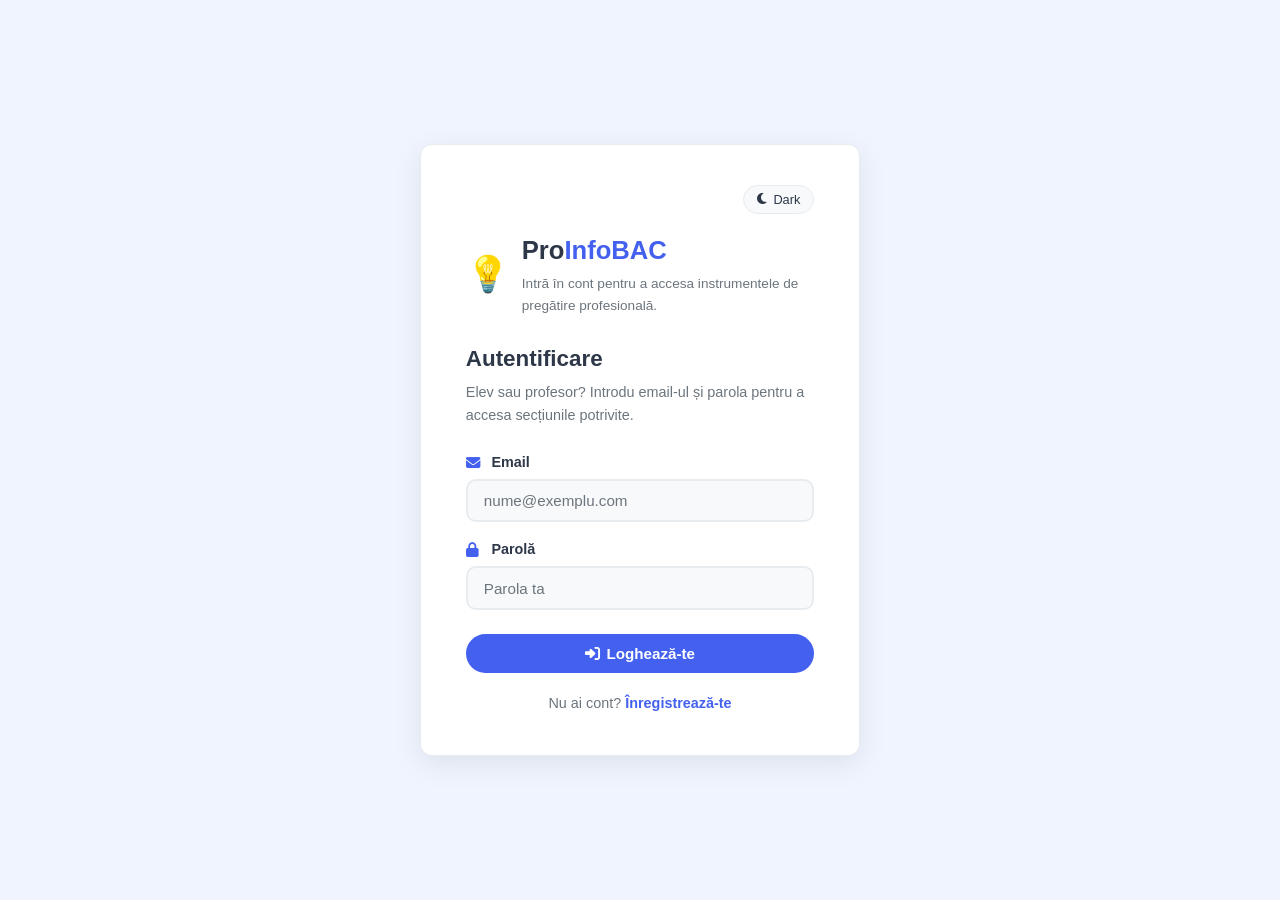
<file: index.html>
<!DOCTYPE html>
<html lang="ro">
<head>
    <meta charset="UTF-8">
    <meta name="viewport" content="width=device-width, initial-scale=1.0">
    <title>Login - Bac Info</title>
    <link rel="stylesheet" href="https://cdnjs.cloudflare.com/ajax/libs/font-awesome/6.4.0/css/all.min.css">
    <style>
        * { margin: 0; padding: 0; box-sizing: border-box; }
        
        :root {
            --bg-primary: #f0f4ff;
            --bg-card: #ffffff;
            --bg-input: #f8f9fa;
            --text-primary: #2d3748;
            --text-secondary: #6c757d;
            --border-color: #e9ecef;
            --border-dark: #dee2e6;
            --shadow: 0 8px 30px rgba(0,0,0,0.08);
            --shadow-hover: 0 8px 30px rgba(0,0,0,0.12);
            --primary: #4361ee;
            --primary-light: #eef0ff;
            --primary-dark: #3a56d4;
            --success: #2ecc71;
            --danger: #e74c3c;
            --radius: 12px;
            --transition: all 0.3s ease;
        }
        
        [data-theme="dark"] {
            --bg-primary: #0f0e17;
            --bg-card: #16213e;
            --bg-input: #1a1a2e;
            --text-primary: #e8e8f0;
            --text-secondary: #a0a0b8;
            --border-color: #2a2a4a;
            --border-dark: #3a3a5a;
            --shadow: 0 8px 30px rgba(0,0,0,0.4);
            --shadow-hover: 0 8px 30px rgba(0,0,0,0.6);
            --primary: #6c8cff;
            --primary-light: #1a2a4a;
        }
        
        body {
            font-family: 'Inter', -apple-system, BlinkMacSystemFont, 'Segoe UI', Roboto, sans-serif;
            background: var(--bg-primary);
            color: var(--text-primary);
            line-height: 1.6;
            min-height: 100vh;
            display: flex;
            align-items: center;
            justify-content: center;
            padding: 1.5rem;
            transition: var(--transition);
        }
        
        .auth-card {
            background: var(--bg-card);
            border-radius: var(--radius);
            padding: 2.5rem 2.8rem;
            max-width: 440px;
            width: 100%;
            box-shadow: var(--shadow);
            border: 1px solid var(--border-color);
            transition: var(--transition);
        }
        .auth-card:hover { box-shadow: var(--shadow-hover); }
        
        .brand-bar {
            display: flex;
            align-items: center;
            gap: 0.75rem;
            margin-bottom: 1.5rem;
        }
        .brand-icon { font-size: 2.2rem; line-height: 1; }
        .brand-bar h1 { font-size: 1.6rem; font-weight: 700; color: var(--text-primary); }
        .brand-bar h1 span { color: var(--primary); }
        .brand-bar p { font-size: 0.85rem; color: var(--text-secondary); margin: 0.1rem 0 0 0; }
        
        .auth-card h2 { font-size: 1.4rem; font-weight: 700; color: var(--text-primary); margin-bottom: 0.3rem; }
        .auth-card .subtitle { font-size: 0.9rem; color: var(--text-secondary); margin-bottom: 1.5rem; }
        
        .auth-card label { font-weight: 600; font-size: 0.9rem; display: flex; align-items: center; gap: 0.4rem; color: var(--text-primary); margin-bottom: 0.3rem; }
        .auth-card label i { color: var(--primary); width: 1.2rem; }
        .auth-card input {
            width: 100%;
            padding: 0.7rem 1rem;
            border: 2px solid var(--border-color);
            border-radius: 10px;
            font-size: 0.95rem;
            transition: var(--transition);
            background: var(--bg-input);
            color: var(--text-primary);
            font-family: inherit;
            margin-bottom: 1rem;
        }
        .auth-card input:focus {
            outline: none;
            border-color: var(--primary);
            background: var(--bg-card);
            box-shadow: 0 0 0 4px rgba(67, 97, 238, 0.15);
        }
        .auth-card input::placeholder { color: var(--text-secondary); }
        
        .btn {
            display: inline-flex;
            align-items: center;
            justify-content: center;
            gap: 0.4rem;
            padding: 0.7rem 1.5rem;
            border: none;
            border-radius: 50px;
            font-weight: 600;
            font-size: 0.95rem;
            cursor: pointer;
            transition: var(--transition);
            text-decoration: none;
            width: 100%;
        }
        .btn:hover { transform: translateY(-2px); box-shadow: var(--shadow-hover); }
        .btn-primary { background: var(--primary); color: white; border-color: var(--primary); margin-top: 0.5rem; }
        .btn-primary:hover { background: var(--primary-dark); box-shadow: 0 6px 20px rgba(67, 97, 238, 0.3); }
        .btn-primary:disabled { opacity: 0.6; cursor: not-allowed; transform: none !important; }
        
        .theme-toggle-container { display: flex; justify-content: flex-end; margin-bottom: 1rem; }
        .btn-theme {
            background: var(--bg-input);
            border: 1px solid var(--border-color);
            color: var(--text-primary);
            padding: 0.4rem 0.8rem;
            border-radius: 50px;
            cursor: pointer;
            transition: var(--transition);
            font-size: 0.8rem;
            display: inline-flex;
            align-items: center;
            gap: 0.4rem;
        }
        .btn-theme:hover { border-color: var(--primary); color: var(--primary); }
        
        .page-link { text-align: center; margin-top: 1.2rem; font-size: 0.9rem; color: var(--text-secondary); }
        .page-link a { color: var(--primary); text-decoration: none; font-weight: 600; }
        .page-link a:hover { text-decoration: underline; }
        
        .error-message {
            background: rgba(231, 76, 60, 0.1);
            border-left: 4px solid var(--danger);
            color: var(--danger);
            padding: 0.6rem 1rem;
            border-radius: 6px;
            margin-bottom: 1rem;
            font-size: 0.9rem;
            display: none;
        }
        .error-message.show { display: block; }
        
        @media (max-width: 500px) {
            .auth-card { padding: 1.8rem 1.5rem; }
            .brand-bar h1 { font-size: 1.3rem; }
            .brand-icon { font-size: 1.8rem; }
            .auth-card h2 { font-size: 1.2rem; }
        }
    </style>
</head>
<body>

    <div class="auth-card">
        <div class="theme-toggle-container">
            <button class="btn-theme" onclick="toggleTheme()" id="theme-btn">
                <i class="fas fa-moon" id="theme-icon"></i>
                <span id="theme-text">Dark</span>
            </button>
        </div>

        <div class="brand-bar">
            <span class="brand-icon">💡</span>
            <div>
                <h1>Pro<span>InfoBAC</span></h1>
                <p>Intră în cont pentru a accesa instrumentele de pregătire profesională.</p>
            </div>
        </div>

        <h2>Autentificare</h2>
        <p class="subtitle">Elev sau profesor? Introdu email-ul și parola pentru a accesa secțiunile potrivite.</p>

        <div class="error-message" id="error-message">
            <i class="fas fa-exclamation-circle"></i> <span id="error-text">Email sau parolă incorecte.</span>
        </div>

        <label for="email"><i class="fas fa-envelope"></i> Email</label>
        <input id="email" type="email" placeholder="nume@exemplu.com" autocomplete="username" />

        <label for="password"><i class="fas fa-lock"></i> Parolă</label>
        <input id="password" type="password" placeholder="Parola ta" autocomplete="current-password" />

        <button class="btn btn-primary" onclick="loginUser()" id="login-btn">
            <i class="fas fa-sign-in-alt" id="login-icon"></i>
            <span id="login-text">Loghează-te</span>
        </button>

        <p class="page-link">Nu ai cont? <a href="/signup">Înregistrează-te</a></p>
    </div>

    <script>
        function toggleTheme() {
            const html = document.documentElement;
            const current = html.getAttribute('data-theme');
            const next = current === 'dark' ? 'light' : 'dark';
            html.setAttribute('data-theme', next);
            document.getElementById('theme-icon').className = next === 'dark' ? 'fas fa-sun' : 'fas fa-moon';
            document.getElementById('theme-text').textContent = next === 'dark' ? 'Light' : 'Dark';
            localStorage.setItem('theme', next);
        }

        document.addEventListener('DOMContentLoaded', () => {
            const saved = localStorage.getItem('theme') || 'light';
            document.documentElement.setAttribute('data-theme', saved);
            document.getElementById('theme-icon').className = saved === 'dark' ? 'fas fa-sun' : 'fas fa-moon';
            document.getElementById('theme-text').textContent = saved === 'dark' ? 'Light' : 'Dark';
        });

        async function loginUser() {
            const email = document.getElementById('email').value.trim();
            const password = document.getElementById('password').value.trim();
            const errorMessage = document.getElementById('error-message');
            const errorText = document.getElementById('error-text');
            const loginBtn = document.getElementById('login-btn');
            const loginIcon = document.getElementById('login-icon');
            const loginText = document.getElementById('login-text');

            if (!email || !password) {
                errorMessage.classList.add('show');
                errorText.textContent = 'Te rugăm să completezi toate câmpurile.';
                return;
            }

            loginBtn.disabled = true;
            loginIcon.className = 'fas fa-spinner fa-spin';
            loginText.textContent = 'Se autentifică...';
            errorMessage.classList.remove('show');

            try {
                const response = await fetch(`${window.location.origin}/login`, {
                    method: 'POST',
                    headers: { 'Content-Type': 'application/json' },
                    body: JSON.stringify({ email, password })
                });

                const data = await response.json();

                if (response.ok) {
                    const userRole = data.user?.role || 'student';
                    const accessToken = data.access_token;
                    
                    localStorage.setItem('rolUtilizator', userRole);
                    localStorage.setItem('accessToken', accessToken);
                    localStorage.setItem('emailUtilizator', email);
                    localStorage.setItem('numeUtilizator', email.split('@')[0]);
                    
                    console.log('✅ Autentificat ca:', userRole);
                    
                    loginIcon.className = 'fas fa-check-circle';
                    loginText.textContent = '✅ Succes!';
                    
                    setTimeout(() => {
                        window.location.href = '/dashboard';
                    }, 1000);
                } else {
                    errorMessage.classList.add('show');
                    errorText.textContent = data.detail || 'Email sau parolă incorecte.';
                    loginBtn.disabled = false;
                    loginIcon.className = 'fas fa-sign-in-alt';
                    loginText.textContent = 'Loghează-te';
                }
            } catch (error) {
                errorMessage.classList.add('show');
                errorText.textContent = 'Eroare de conexiune. Încearcă din nou.';
                loginBtn.disabled = false;
                loginIcon.className = 'fas fa-sign-in-alt';
                loginText.textContent = 'Loghează-te';
            }
        }

        document.addEventListener('keydown', (e) => {
            if (e.key === 'Enter') {
                const email = document.getElementById('email');
                const password = document.getElementById('password');
                if (document.activeElement === email || document.activeElement === password) {
                    loginUser();
                }
            }
        });
    </script>

</body>
</html>
</file>
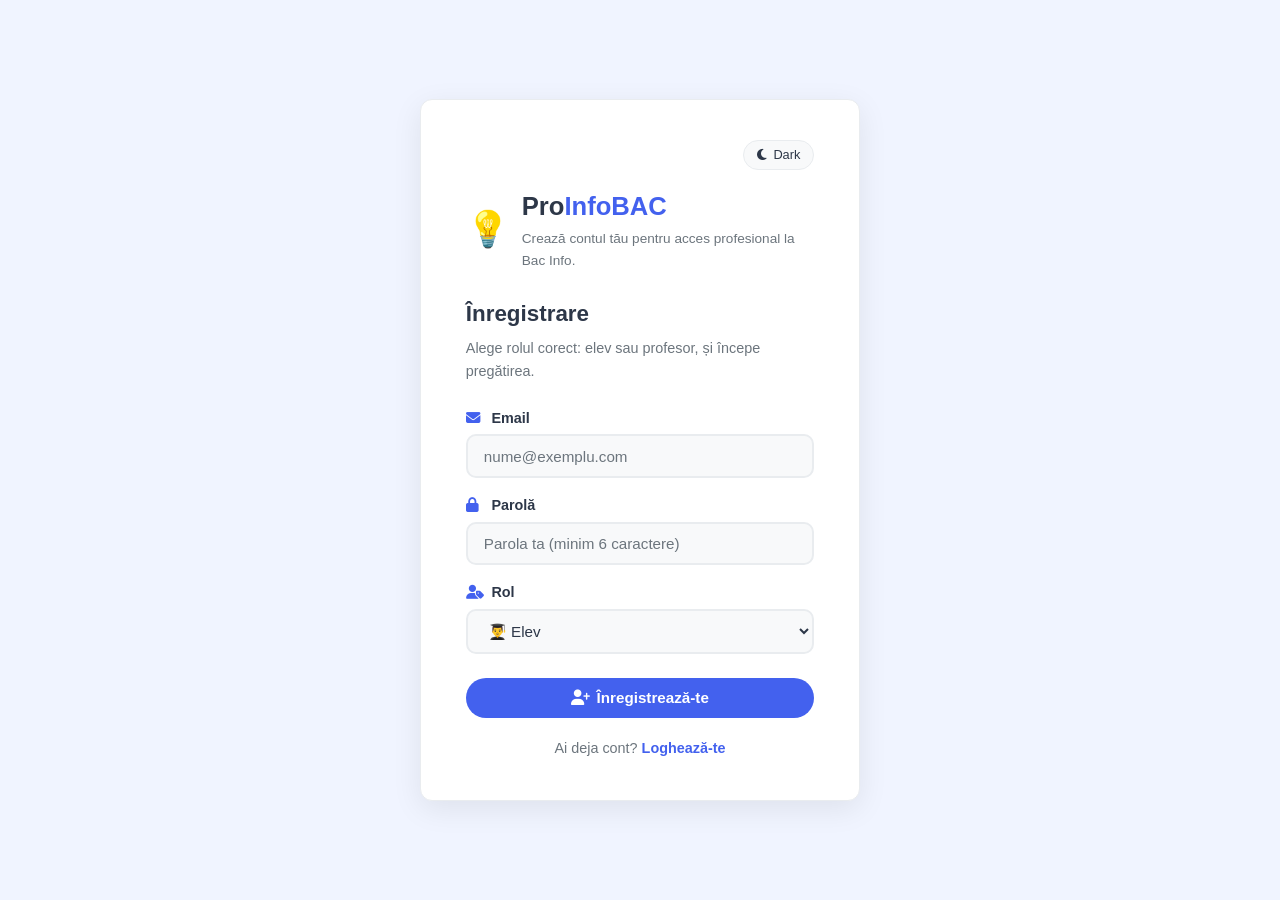
<file: register.html>
<!DOCTYPE html>
<html lang="ro">
<head>
    <meta charset="UTF-8">
    <meta name="viewport" content="width=device-width, initial-scale=1.0">
    <title>Înregistrare - Bac Info</title>
    <link rel="stylesheet" href="https://cdnjs.cloudflare.com/ajax/libs/font-awesome/6.4.0/css/all.min.css">
    <style>
        * { margin: 0; padding: 0; box-sizing: border-box; }
        
        :root {
            --bg-primary: #f0f4ff;
            --bg-card: #ffffff;
            --bg-input: #f8f9fa;
            --text-primary: #2d3748;
            --text-secondary: #6c757d;
            --border-color: #e9ecef;
            --border-dark: #dee2e6;
            --shadow: 0 8px 30px rgba(0,0,0,0.08);
            --shadow-hover: 0 8px 30px rgba(0,0,0,0.12);
            --primary: #4361ee;
            --primary-light: #eef0ff;
            --primary-dark: #3a56d4;
            --success: #2ecc71;
            --danger: #e74c3c;
            --radius: 12px;
            --transition: all 0.3s ease;
        }
        
        [data-theme="dark"] {
            --bg-primary: #0f0e17;
            --bg-card: #16213e;
            --bg-input: #1a1a2e;
            --text-primary: #e8e8f0;
            --text-secondary: #a0a0b8;
            --border-color: #2a2a4a;
            --border-dark: #3a3a5a;
            --shadow: 0 8px 30px rgba(0,0,0,0.4);
            --shadow-hover: 0 8px 30px rgba(0,0,0,0.6);
            --primary: #6c8cff;
            --primary-light: #1a2a4a;
        }
        
        body {
            font-family: 'Inter', -apple-system, BlinkMacSystemFont, 'Segoe UI', Roboto, sans-serif;
            background: var(--bg-primary);
            color: var(--text-primary);
            line-height: 1.6;
            min-height: 100vh;
            display: flex;
            align-items: center;
            justify-content: center;
            padding: 1.5rem;
            transition: var(--transition);
        }
        
        .auth-card {
            background: var(--bg-card);
            border-radius: var(--radius);
            padding: 2.5rem 2.8rem;
            max-width: 440px;
            width: 100%;
            box-shadow: var(--shadow);
            border: 1px solid var(--border-color);
            transition: var(--transition);
        }
        .auth-card:hover { box-shadow: var(--shadow-hover); }
        
        .brand-bar {
            display: flex;
            align-items: center;
            gap: 0.75rem;
            margin-bottom: 1.5rem;
        }
        .brand-icon { font-size: 2.2rem; line-height: 1; }
        .brand-bar h1 { font-size: 1.6rem; font-weight: 700; color: var(--text-primary); }
        .brand-bar h1 span { color: var(--primary); }
        .brand-bar p { font-size: 0.85rem; color: var(--text-secondary); margin: 0.1rem 0 0 0; }
        
        .auth-card h2 { font-size: 1.4rem; font-weight: 700; color: var(--text-primary); margin-bottom: 0.3rem; }
        .auth-card .subtitle { font-size: 0.9rem; color: var(--text-secondary); margin-bottom: 1.5rem; }
        
        .auth-card label { font-weight: 600; font-size: 0.9rem; display: flex; align-items: center; gap: 0.4rem; color: var(--text-primary); margin-bottom: 0.3rem; }
        .auth-card label i { color: var(--primary); width: 1.2rem; }
        .auth-card input, .auth-card select {
            width: 100%;
            padding: 0.7rem 1rem;
            border: 2px solid var(--border-color);
            border-radius: 10px;
            font-size: 0.95rem;
            transition: var(--transition);
            background: var(--bg-input);
            color: var(--text-primary);
            font-family: inherit;
            margin-bottom: 1rem;
        }
        .auth-card input:focus, .auth-card select:focus {
            outline: none;
            border-color: var(--primary);
            background: var(--bg-card);
            box-shadow: 0 0 0 4px rgba(67, 97, 238, 0.15);
        }
        .auth-card input::placeholder { color: var(--text-secondary); }
        .auth-card select { appearance: auto; cursor: pointer; }
        
        .btn {
            display: inline-flex;
            align-items: center;
            justify-content: center;
            gap: 0.4rem;
            padding: 0.7rem 1.5rem;
            border: none;
            border-radius: 50px;
            font-weight: 600;
            font-size: 0.95rem;
            cursor: pointer;
            transition: var(--transition);
            text-decoration: none;
            width: 100%;
        }
        .btn:hover { transform: translateY(-2px); box-shadow: var(--shadow-hover); }
        .btn-primary { background: var(--primary); color: white; border-color: var(--primary); margin-top: 0.5rem; }
        .btn-primary:hover { background: var(--primary-dark); box-shadow: 0 6px 20px rgba(67, 97, 238, 0.3); }
        .btn-primary:disabled { opacity: 0.6; cursor: not-allowed; transform: none !important; }
        
        .theme-toggle-container { display: flex; justify-content: flex-end; margin-bottom: 1rem; }
        .btn-theme {
            background: var(--bg-input);
            border: 1px solid var(--border-color);
            color: var(--text-primary);
            padding: 0.4rem 0.8rem;
            border-radius: 50px;
            cursor: pointer;
            transition: var(--transition);
            font-size: 0.8rem;
            display: inline-flex;
            align-items: center;
            gap: 0.4rem;
        }
        .btn-theme:hover { border-color: var(--primary); color: var(--primary); }
        
        .page-link { text-align: center; margin-top: 1.2rem; font-size: 0.9rem; color: var(--text-secondary); }
        .page-link a { color: var(--primary); text-decoration: none; font-weight: 600; }
        .page-link a:hover { text-decoration: underline; }
        
        .error-message {
            background: rgba(231, 76, 60, 0.1);
            border-left: 4px solid var(--danger);
            color: var(--danger);
            padding: 0.6rem 1rem;
            border-radius: 6px;
            margin-bottom: 1rem;
            font-size: 0.9rem;
            display: none;
        }
        .error-message.show { display: block; }
        
        .success-message {
            background: rgba(46, 204, 113, 0.1);
            border-left: 4px solid var(--success);
            color: var(--success);
            padding: 0.6rem 1rem;
            border-radius: 6px;
            margin-bottom: 1rem;
            font-size: 0.9rem;
            display: none;
        }
        .success-message.show { display: block; }
        
        @media (max-width: 500px) {
            .auth-card { padding: 1.8rem 1.5rem; }
            .brand-bar h1 { font-size: 1.3rem; }
            .brand-icon { font-size: 1.8rem; }
            .auth-card h2 { font-size: 1.2rem; }
        }
    </style>
</head>
<body>

    <div class="auth-card">
        <div class="theme-toggle-container">
            <button class="btn-theme" onclick="toggleTheme()" id="theme-btn">
                <i class="fas fa-moon" id="theme-icon"></i>
                <span id="theme-text">Dark</span>
            </button>
        </div>

        <div class="brand-bar">
            <span class="brand-icon">💡</span>
            <div>
                <h1>Pro<span>InfoBAC</span></h1>
                <p>Crează contul tău pentru acces profesional la Bac Info.</p>
            </div>
        </div>

        <h2>Înregistrare</h2>
        <p class="subtitle">Alege rolul corect: elev sau profesor, și începe pregătirea.</p>

        <div class="error-message" id="error-message">
            <i class="fas fa-exclamation-circle"></i> <span id="error-text">Eroare la înregistrare.</span>
        </div>

        <div class="success-message" id="success-message">
            <i class="fas fa-check-circle"></i> <span id="success-text">Cont creat cu succes!</span>
        </div>

        <label for="email"><i class="fas fa-envelope"></i> Email</label>
        <input id="email" type="email" placeholder="nume@exemplu.com" autocomplete="username" />

        <label for="password"><i class="fas fa-lock"></i> Parolă</label>
        <input id="password" type="password" placeholder="Parola ta (minim 6 caractere)" autocomplete="new-password" />

        <label for="role"><i class="fas fa-user-tag"></i> Rol</label>
        <select id="role">
            <option value="student">👨‍🎓 Elev</option>
            <option value="teacher">👨‍🏫 Profesor</option>
        </select>

        <button class="btn btn-primary" onclick="registerUser()" id="register-btn">
            <i class="fas fa-user-plus" id="register-icon"></i>
            <span id="register-text">Înregistrează-te</span>
        </button>

        <p class="page-link">Ai deja cont? <a href="/">Loghează-te</a></p>
    </div>

    <script>
        function toggleTheme() {
            const html = document.documentElement;
            const current = html.getAttribute('data-theme');
            const next = current === 'dark' ? 'light' : 'dark';
            html.setAttribute('data-theme', next);
            document.getElementById('theme-icon').className = next === 'dark' ? 'fas fa-sun' : 'fas fa-moon';
            document.getElementById('theme-text').textContent = next === 'dark' ? 'Light' : 'Dark';
            localStorage.setItem('theme', next);
        }

        document.addEventListener('DOMContentLoaded', () => {
            const saved = localStorage.getItem('theme') || 'light';
            document.documentElement.setAttribute('data-theme', saved);
            document.getElementById('theme-icon').className = saved === 'dark' ? 'fas fa-sun' : 'fas fa-moon';
            document.getElementById('theme-text').textContent = saved === 'dark' ? 'Light' : 'Dark';
        });

        async function registerUser() {
            const email = document.getElementById('email').value.trim();
            const password = document.getElementById('password').value.trim();
            const role = document.getElementById('role').value;
            
            const errorMessage = document.getElementById('error-message');
            const errorText = document.getElementById('error-text');
            const successMessage = document.getElementById('success-message');
            const successText = document.getElementById('success-text');
            const registerBtn = document.getElementById('register-btn');
            const registerIcon = document.getElementById('register-icon');
            const registerText = document.getElementById('register-text');

            if (!email || !password) {
                errorMessage.classList.add('show');
                errorText.textContent = 'Te rugăm să completezi toate câmpurile.';
                successMessage.classList.remove('show');
                return;
            }

            if (password.length < 6) {
                errorMessage.classList.add('show');
                errorText.textContent = 'Parola trebuie să aibă cel puțin 6 caractere.';
                successMessage.classList.remove('show');
                return;
            }

            registerBtn.disabled = true;
            registerIcon.className = 'fas fa-spinner fa-spin';
            registerText.textContent = 'Se înregistrează...';
            errorMessage.classList.remove('show');
            successMessage.classList.remove('show');

            try {
                const response = await fetch(`${window.location.origin}/register`, {
                    method: 'POST',
                    headers: { 'Content-Type': 'application/json' },
                    body: JSON.stringify({ email, password, role })
                });

                const data = await response.json();

                if (response.ok) {
                    const userRole = role;
                    
                    localStorage.setItem('rolUtilizator', userRole);
                    localStorage.setItem('emailUtilizator', email);
                    localStorage.setItem('numeUtilizator', email.split('@')[0]);
                    
                    console.log('✅ Cont creat ca:', userRole);
                    
                    successMessage.classList.add('show');
                    successText.textContent = `✅ Cont creat cu succes ca ${userRole === 'teacher' ? 'Profesor' : 'Elev'}!`;
                    registerIcon.className = 'fas fa-check-circle';
                    registerText.textContent = '✅ Succes!';
                    
                    setTimeout(() => {
                        window.location.href = '/login';
                    }, 2000);
                } else {
                    errorMessage.classList.add('show');
                    errorText.textContent = data.detail || 'Acest email este deja înregistrat sau a apărut o eroare.';
                    registerBtn.disabled = false;
                    registerIcon.className = 'fas fa-user-plus';
                    registerText.textContent = 'Înregistrează-te';
                }
            } catch (error) {
                errorMessage.classList.add('show');
                errorText.textContent = 'Eroare de conexiune. Încearcă din nou.';
                registerBtn.disabled = false;
                registerIcon.className = 'fas fa-user-plus';
                registerText.textContent = 'Înregistrează-te';
            }
        }

        document.addEventListener('keydown', (e) => {
            if (e.key === 'Enter') {
                const email = document.getElementById('email');
                const password = document.getElementById('password');
                const role = document.getElementById('role');
                if (document.activeElement === email || 
                    document.activeElement === password || 
                    document.activeElement === role) {
                    registerUser();
                }
            }
        });
    </script>

</body>
</html>
</file>
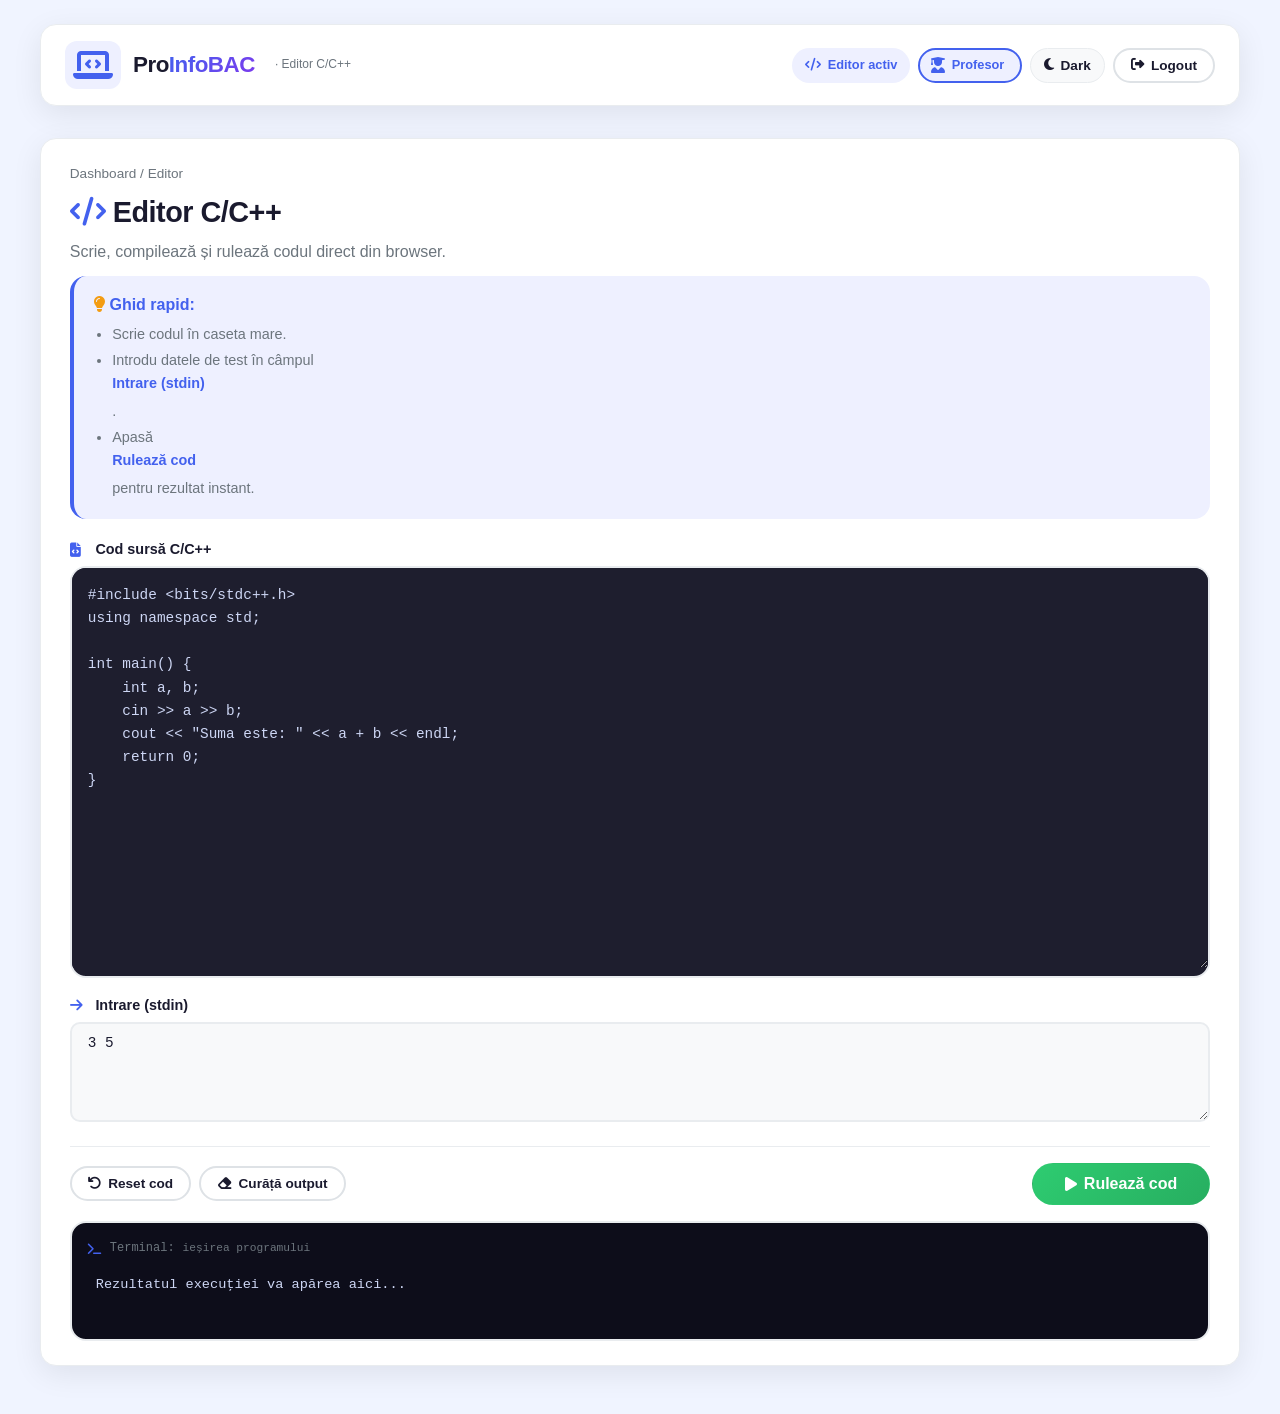
<file: frontend/editor.html>
<!DOCTYPE html>
<html lang="ro">
<head>
    <meta charset="UTF-8">
    <meta name="viewport" content="width=device-width, initial-scale=1.0">
    <title>Editor C/C++ - Bac Info</title>
    <link rel="stylesheet" href="https://cdnjs.cloudflare.com/ajax/libs/font-awesome/6.4.0/css/all.min.css">
    <style>
        /* ============================================================
           STILURI MODERNE - BAC INFO (design-ul furnizat)
           ============================================================ */

        :root {
            --bg-primary: #f0f4ff;
            --bg-card: #ffffff;
            --bg-input: #f8f9fa;
            --text-primary: #1a1a2e;
            --text-secondary: #6c757d;
            --border-color: #e9ecef;
            --border-dark: #dee2e6;
            --shadow: 0 8px 30px rgba(0,0,0,0.08);
            --shadow-hover: 0 12px 40px rgba(0,0,0,0.15);
            --primary: #4361ee;
            --primary-light: #eef0ff;
            --primary-dark: #3a56d4;
            --success: #2ecc71;
            --danger: #e74c3c;
            --warning: #f39c12;
            --radius: 16px;
            --transition: all 0.3s cubic-bezier(0.4, 0, 0.2, 1);
            --bg-code: #1e1e2e;
            --bg-console: #0d0d1a;
            --text-code: #cdd6f4;
        }

        [data-theme="dark"] {
            --bg-primary: #0f0e17;
            --bg-card: #1a1a2e;
            --bg-input: #1a1a2e;
            --text-primary: #e8e8f0;
            --text-secondary: #a0a0b8;
            --border-color: #2a2a4a;
            --border-dark: #3a3a5a;
            --shadow: 0 8px 30px rgba(0,0,0,0.4);
            --shadow-hover: 0 12px 40px rgba(0,0,0,0.6);
            --primary: #6c8cff;
            --primary-light: #1a2a4a;
            --bg-code: #0d0d1a;
            --bg-console: #0d0d1a;
            --text-code: #cdd6f4;
        }

        /* ===== RESET ===== */
        * { margin: 0; padding: 0; box-sizing: border-box; }

        body {
            font-family: 'Inter', -apple-system, BlinkMacSystemFont, 'Segoe UI', Roboto, sans-serif;
            background: var(--bg-primary);
            color: var(--text-primary);
            line-height: 1.6;
            padding: 1.5rem;
            min-height: 100vh;
            transition: var(--transition);
        }

        .container { max-width: 1200px; margin: 0 auto; }

        ::-webkit-scrollbar { width: 8px; }
        ::-webkit-scrollbar-track { background: var(--bg-primary); }
        ::-webkit-scrollbar-thumb { background: var(--primary); border-radius: 4px; }
        ::-webkit-scrollbar-thumb:hover { background: var(--primary-dark); }

        /* ===== HEADER ===== */
        .app-header {
            display: flex;
            justify-content: space-between;
            align-items: center;
            flex-wrap: wrap;
            gap: 1rem;
            margin-bottom: 2rem;
            background: var(--bg-card);
            padding: 1rem 1.5rem;
            border-radius: var(--radius);
            box-shadow: var(--shadow);
            border: 1px solid var(--border-color);
            backdrop-filter: blur(10px);
            transition: var(--transition);
        }

        .logo-area {
            display: flex;
            align-items: center;
            gap: 0.75rem;
            cursor: pointer;
        }

        .logo-area i { 
            font-size: 2rem; 
            color: var(--primary);
            background: var(--primary-light);
            padding: 0.5rem;
            border-radius: 12px;
        }

        .logo-area h1 { 
            font-size: 1.4rem; 
            font-weight: 800; 
            color: var(--text-primary);
            letter-spacing: -0.5px;
        }

        .logo-area h1 span { 
            background: linear-gradient(135deg, var(--primary), #7c3aed);
            -webkit-background-clip: text;
            -webkit-text-fill-color: transparent;
            background-clip: text;
        }

        .logo-area small { 
            font-size: 0.75rem; 
            color: var(--text-secondary); 
            margin-left: 0.5rem; 
            font-weight: 500;
        }

        .header-actions {
            display: flex;
            gap: 0.5rem;
            flex-wrap: wrap;
        }

        /* ===== ROLE BADGE ===== */
        .role-badge {
            display: inline-flex;
            align-items: center;
            gap: 0.4rem;
            padding: 0.3rem 1rem 0.3rem 0.7rem;
            border-radius: 50px;
            font-size: 0.8rem;
            font-weight: 600;
            border: 2px solid var(--border-color);
            background: var(--bg-input);
            color: var(--text-secondary);
            transition: var(--transition);
        }
        .role-badge i { font-size: 1rem; }
        .role-badge.teacher {
            border-color: var(--primary);
            background: var(--primary-light);
            color: var(--primary);
        }
        .role-badge.student {
            border-color: var(--warning);
            background: rgba(243, 156, 18, 0.1);
            color: var(--warning);
        }

        /* ===== BUTOANE ===== */
        .btn {
            display: inline-flex;
            align-items: center;
            gap: 0.4rem;
            padding: 0.5rem 1rem;
            border: none;
            border-radius: 50px;
            font-weight: 600;
            font-size: 0.85rem;
            cursor: pointer;
            transition: var(--transition);
            background: var(--bg-input);
            color: var(--text-primary);
            border: 1px solid var(--border-color);
            text-decoration: none;
        }

        .btn:hover { transform: translateY(-2px); box-shadow: var(--shadow-hover); }

        .btn-primary { 
            background: linear-gradient(135deg, var(--primary), #7c3aed);
            color: white; 
            border-color: transparent;
        }
        .btn-primary:hover { 
            transform: translateY(-2px) scale(1.02);
            box-shadow: 0 8px 25px rgba(67, 97, 238, 0.35);
        }

        .btn-outline { 
            background: transparent; 
            border: 2px solid var(--border-dark);
            color: var(--text-primary);
        }
        .btn-outline:hover { border-color: var(--primary); color: var(--primary); }

        .btn-success { 
            background: linear-gradient(135deg, var(--success), #27ae60);
            color: white;
            border-color: transparent;
        }
        .btn-success:hover { 
            transform: translateY(-2px) scale(1.02);
            box-shadow: 0 8px 25px rgba(46, 204, 113, 0.35);
        }

        .btn-theme {
            background: var(--bg-input);
            border: 1px solid var(--border-color);
            color: var(--text-primary);
            padding: 0.5rem 0.8rem;
        }
        .btn-theme:hover { border-color: var(--primary); color: var(--primary); }

        .btn-run {
            background: linear-gradient(135deg, var(--success), #27ae60);
            color: white;
            border-color: transparent;
            padding: 0.7rem 2rem;
            font-size: 1rem;
        }
        .btn-run:hover {
            transform: translateY(-2px) scale(1.02);
            box-shadow: 0 8px 25px rgba(46, 204, 113, 0.35);
        }

        .btn:disabled { opacity: 0.5; cursor: not-allowed; transform: none !important; }

        /* ===== CARDS ===== */
        .card {
            background: var(--bg-card);
            border-radius: var(--radius);
            padding: 1.5rem 1.8rem;
            box-shadow: var(--shadow);
            margin-bottom: 1.5rem;
            border: 1px solid var(--border-color);
            transition: var(--transition);
        }
        .card:hover { box-shadow: var(--shadow-hover); }

        .card-title {
            font-size: 1.2rem;
            font-weight: 700;
            margin-bottom: 0.8rem;
            display: flex;
            align-items: center;
            gap: 0.6rem;
            color: var(--text-primary);
        }
        .card-title i { color: var(--primary); }

        .card-footer {
            display: flex;
            justify-content: space-between;
            align-items: center;
            flex-wrap: wrap;
            gap: 0.75rem;
            margin-top: 1.5rem;
            padding-top: 1rem;
            border-top: 1px solid var(--border-color);
        }

        /* ===== FORM ===== */
        .form-group {
            display: flex;
            flex-direction: column;
            gap: 0.3rem;
            margin-bottom: 1rem;
        }

        .form-group label {
            font-weight: 600;
            font-size: 0.9rem;
            display: flex;
            align-items: center;
            gap: 0.4rem;
            color: var(--text-primary);
        }
        .form-group label i { color: var(--primary); width: 1.2rem; }

        .form-control {
            padding: 0.7rem 1rem;
            border: 2px solid var(--border-color);
            border-radius: 10px;
            font-size: 0.95rem;
            transition: var(--transition);
            background: var(--bg-input);
            color: var(--text-primary);
            font-family: inherit;
            resize: vertical;
        }

        .form-control:focus {
            outline: none;
            border-color: var(--primary);
            background: var(--bg-card);
            box-shadow: 0 0 0 4px rgba(67, 97, 238, 0.15);
        }

        .form-control::placeholder { color: var(--text-secondary); }

        textarea.form-control {
            min-height: 100px;
            font-family: 'JetBrains Mono', 'Fira Code', monospace;
            font-size: 0.9rem;
        }

        /* ===== BREADCRUMB & TITLE ===== */
        .breadcrumb {
            font-size: 0.85rem;
            color: var(--text-secondary);
            margin: 0 0 0.25rem 0;
            font-weight: 500;
        }

        .page-title {
            font-size: 1.8rem;
            font-weight: 800;
            margin: 0 0 0.25rem 0;
            color: var(--text-primary);
            letter-spacing: -0.5px;
        }

        .page-description {
            font-size: 1rem;
            color: var(--text-secondary);
            margin: 0 0 0.75rem 0;
        }

        /* ===== CODE EDITOR ===== */
        .code-editor-wrapper {
            border-radius: var(--radius);
            overflow: hidden;
            border: 2px solid var(--border-color);
            background: var(--bg-code);
            transition: var(--transition);
        }

        .code-editor-wrapper:focus-within {
            border-color: var(--primary);
            box-shadow: 0 0 0 4px rgba(67, 97, 238, 0.15);
        }

        .code-editor {
            width: 100%;
            min-height: 400px;
            padding: 1rem;
            background: var(--bg-code);
            color: var(--text-code);
            border: none;
            font-family: 'JetBrains Mono', 'Fira Code', monospace;
            font-size: 0.9rem;
            line-height: 1.6;
            resize: vertical;
            outline: none;
            tab-size: 4;
        }

        .code-editor:focus { outline: none; }
        .code-editor::selection {
            background: rgba(67, 97, 238, 0.3);
        }

        /* ===== CONSOLE ===== */
        .console-container {
            background: var(--bg-console);
            border-radius: var(--radius);
            padding: 1rem;
            min-height: 120px;
            max-height: 250px;
            overflow-y: auto;
            border: 2px solid var(--border-color);
            font-family: 'JetBrains Mono', 'Fira Code', monospace;
            font-size: 0.85rem;
            color: var(--text-code);
            margin-top: 1rem;
        }

        .console-title {
            font-size: 0.75rem;
            color: var(--text-secondary);
            margin-bottom: 0.5rem;
            display: flex;
            align-items: center;
            gap: 0.5rem;
        }
        .console-title i { color: var(--primary); }

        .console-output {
            padding: 0.5rem;
            border-radius: 6px;
            white-space: pre-wrap;
            word-wrap: break-word;
            min-height: 40px;
            color: var(--text-code);
        }
        .console-output.success { color: #4ade80; }
        .console-output.error { color: #f87171; }
        .console-output.info { color: #60a5fa; }

        /* ===== HELP PANEL ===== */
        .help-panel {
            background: var(--primary-light);
            border-radius: var(--radius);
            padding: 1rem 1.2rem;
            margin-bottom: 1.2rem;
            border-left: 4px solid var(--primary);
            color: var(--text-primary);
        }

        .help-panel strong {
            color: var(--primary);
            display: block;
            margin-bottom: 0.3rem;
        }

        .help-panel ul {
            margin: 0.3rem 0 0 1.2rem;
            font-size: 0.9rem;
            color: var(--text-secondary);
        }
        .help-panel ul li { margin-bottom: 0.2rem; }

        /* ===== STATS BADGE ===== */
        .stats-badge {
            display: inline-flex;
            align-items: center;
            gap: 0.4rem;
            background: var(--primary-light);
            color: var(--primary);
            padding: 0.2rem 0.8rem;
            border-radius: 50px;
            font-size: 0.8rem;
            font-weight: 600;
        }

        /* ===== RESPONSIVE ===== */
        @media (max-width: 768px) {
            .app-header {
                flex-direction: column;
                text-align: center;
            }
            .header-actions {
                width: 100%;
                justify-content: center;
            }
            .card { padding: 1rem; }
            .code-editor { min-height: 250px; }
            .card-footer { flex-direction: column; align-items: stretch; }
            .card-footer .btn { justify-content: center; }
        }

        @media (max-width: 600px) {
            body { padding: 0.8rem; }
            .app-header { padding: 0.8rem 1rem; }
            .page-title { font-size: 1.4rem; }
        }
    </style>
</head>
<body>

    <!-- ===== CONTAINER ===== -->
    <div class="container">

        <!-- ===== HEADER ===== -->
        <header class="app-header">
            <div class="logo-area" onclick="window.location.href='/dashboard'">
                <i class="fas fa-laptop-code"></i>
                <h1>Pro<span>InfoBAC</span></h1>
                <small>· Editor C/C++</small>
            </div>
            <div class="header-actions">
                <span class="stats-badge"><i class="fas fa-code"></i> Editor activ</span>
                <span class="role-badge teacher" id="role-badge">
                    <i class="fas fa-user-graduate"></i> Profesor
                </span>
                <button class="btn btn-theme" onclick="toggleTheme()" id="theme-btn">
                    <i class="fas fa-moon" id="theme-icon"></i>
                    <span id="theme-text">Dark</span>
                </button>
                <button class="btn btn-outline" onclick="window.location.href='/'">
                    <i class="fas fa-sign-out-alt"></i> Logout
                </button>
            </div>
        </header>

        <!-- ===== MAIN CARD ===== -->
        <div class="card">
            <div class="breadcrumb">Dashboard / Editor</div>
            <h1 class="page-title"><i class="fas fa-code" style="color:var(--primary);"></i> Editor C/C++</h1>
            <p class="page-description">Scrie, compilează și rulează codul direct din browser.</p>

            <!-- Help Panel -->
            <div class="help-panel">
                <strong><i class="fas fa-lightbulb" style="color:var(--warning);"></i> Ghid rapid:</strong>
                <ul>
                    <li>Scrie codul în caseta mare.</li>
                    <li>Introdu datele de test în câmpul <strong>Intrare (stdin)</strong>.</li>
                    <li>Apasă <strong>Rulează cod</strong> pentru rezultat instant.</li>
                </ul>
            </div>

            <!-- Code Editor -->
            <div class="form-group">
                <label for="code-editor"><i class="fas fa-file-code"></i> Cod sursă C/C++</label>
                <div class="code-editor-wrapper">
                    <textarea id="code-editor" class="code-editor" spellcheck="false">#include &lt;bits/stdc++.h&gt;
using namespace std;

int main() {
    int a, b;
    cin >> a >> b;
    cout << "Suma este: " << a + b << endl;
    return 0;
}</textarea>
                </div>
            </div>

            <!-- Stdin Input -->
            <div class="form-group">
                <label for="stdin-input"><i class="fas fa-arrow-right"></i> Intrare (stdin)</label>
                <textarea id="stdin-input" class="form-control" rows="4" placeholder="Introdu datele de intrare aici...&#10;Ex: 3 5">3 5</textarea>
            </div>

            <!-- Buttons -->
            <div class="card-footer">
                <div style="display:flex; gap:0.5rem; flex-wrap:wrap;">
                    <button class="btn btn-outline" onclick="resetCode()">
                        <i class="fas fa-undo"></i> Reset cod
                    </button>
                    <button class="btn btn-outline" onclick="clearOutput()">
                        <i class="fas fa-eraser"></i> Curăță output
                    </button>
                </div>
                <button class="btn btn-run" onclick="ruleazaCod()" id="run-btn">
                    <i class="fas fa-play" id="run-icon"></i>
                    <span id="run-text">Rulează cod</span>
                </button>
            </div>

            <!-- Console Output -->
            <div class="console-container">
                <div class="console-title">
                    <i class="fas fa-terminal"></i> Terminal:
                    <span style="font-size:0.7rem; font-weight:400; color:var(--text-secondary);">ieșirea programului</span>
                </div>
                <div id="output" class="console-output">Rezultatul execuției va apărea aici...</div>
            </div>
        </div>

    </div>

    <!-- ===== SCRIPT ===== -->
    <script>
        // ============================================================
        // TOGGLE THEME
        // ============================================================
        function toggleTheme() {
            const html = document.documentElement;
            const current = html.getAttribute('data-theme');
            const next = current === 'dark' ? 'light' : 'dark';
            html.setAttribute('data-theme', next);
            document.getElementById('theme-icon').className = next === 'dark' ? 'fas fa-sun' : 'fas fa-moon';
            document.getElementById('theme-text').textContent = next === 'dark' ? 'Light' : 'Dark';
            localStorage.setItem('theme', next);
        }

        document.addEventListener('DOMContentLoaded', () => {
            const saved = localStorage.getItem('theme') || 'light';
            document.documentElement.setAttribute('data-theme', saved);
            document.getElementById('theme-icon').className = saved === 'dark' ? 'fas fa-sun' : 'fas fa-moon';
            document.getElementById('theme-text').textContent = saved === 'dark' ? 'Light' : 'Dark';
        });

        // ============================================================
        // RULEAZĂ COD - CU LOADING STATE
        // ============================================================
        async function ruleazaCod() {
    const outputElement = document.getElementById('output');
    const runBtn = document.getElementById('run-btn');
    const runIcon = document.getElementById('run-icon');
    const runText = document.getElementById('run-text');

    const codElev = document.getElementById('code-editor').value;
    if (!codElev.trim()) {
        outputElement.textContent = "⚠️ Te rugăm să scrii cod înainte de a rula.";
        outputElement.className = 'console-output error';
        return;
    }

    runBtn.disabled = true;
    runIcon.className = 'fas fa-spinner fa-spin';
    runText.textContent = 'Compilează...';
    outputElement.textContent = "⏳ Compilare în curs (poate dura până la 15 secunde)...\n";
    outputElement.className = 'console-output info';

    const stdinValue = document.getElementById('stdin-input').value;

    try {
        const controller = new AbortController();
        const timeoutId = setTimeout(() => controller.abort(), 15000); // 15 secunde

        const response = await fetch(`${window.location.origin}/compile`, {
            method: "POST",
            headers: { "Content-Type": "application/json" },
            signal: controller.signal,
            body: JSON.stringify({ 
                code: codElev, 
                language: "cpp",
                stdin: stdinValue
            })
        });

        clearTimeout(timeoutId);
        const data = await response.json();

        if (data.output) {
            outputElement.textContent = data.output;
            outputElement.className = 'console-output success';
        } else if (data.error) {
            // Mesaj mai prietenos pentru erori
            let errorMsg = data.error;
            if (data.fallback) {
                errorMsg = "⚠️ " + errorMsg;
            }
            outputElement.textContent = errorMsg;
            outputElement.className = 'console-output error';
        } else {
            outputElement.textContent = JSON.stringify(data, null, 2);
            outputElement.className = 'console-output error';
        }

    } catch (error) {
        if (error.name === 'AbortError') {
            outputElement.textContent = "⏰ Compilarea a durat prea mult (peste 15 secunde).\n\n💡 Sfaturi:\n• Verifică dacă ai bucle infinite\n• Încearcă un cod mai simplu\n• Rulează local pentru testare";
            outputElement.className = 'console-output error';
        } else {
            outputElement.textContent = "❌ Eroare de conexiune: " + error.message;
            outputElement.className = 'console-output error';
        }
    }

    runBtn.disabled = false;
    runIcon.className = 'fas fa-play';
    runText.textContent = 'Rulează cod';
}

        // ============================================================
        // RESET COD
        // ============================================================
        function resetCode() {
            const defaultCode = `#include <bits/stdc++.h>
using namespace std;

int main() {
    int a, b;
    cin >> a >> b;
    cout << "Suma este: " << a + b << endl;
    return 0;
}`;
            document.getElementById('code-editor').value = defaultCode;
            document.getElementById('stdin-input').value = '3 5';
            document.getElementById('output').textContent = '✅ Codul a fost resetat la exemplul implicit.';
            document.getElementById('output').className = 'console-output success';
        }

        // ============================================================
        // CURĂȚĂ OUTPUT
        // ============================================================
        function clearOutput() {
            document.getElementById('output').textContent = '🧹 Output-ul a fost curățat.';
            document.getElementById('output').className = 'console-output info';
        }

        // ============================================================
        // SCURTĂTURI TASTATURĂ
        // ============================================================
        document.addEventListener('keydown', (e) => {
            // Ctrl+Enter sau Ctrl+Shift+Enter rulează codul
            if ((e.ctrlKey || e.metaKey) && e.key === 'Enter') {
                e.preventDefault();
                ruleazaCod();
            }
        });

        // ============================================================
        // TAB SUPPORT ÎN CODE EDITOR
        // ============================================================
        document.getElementById('code-editor').addEventListener('keydown', (e) => {
            if (e.key === 'Tab') {
                e.preventDefault();
                const start = e.target.selectionStart;
                const end = e.target.selectionEnd;
                e.target.value = e.target.value.substring(0, start) + '    ' + e.target.value.substring(end);
                e.target.selectionStart = e.target.selectionEnd = start + 4;
            }
        });
    </script>

</body>
</html>
</file>
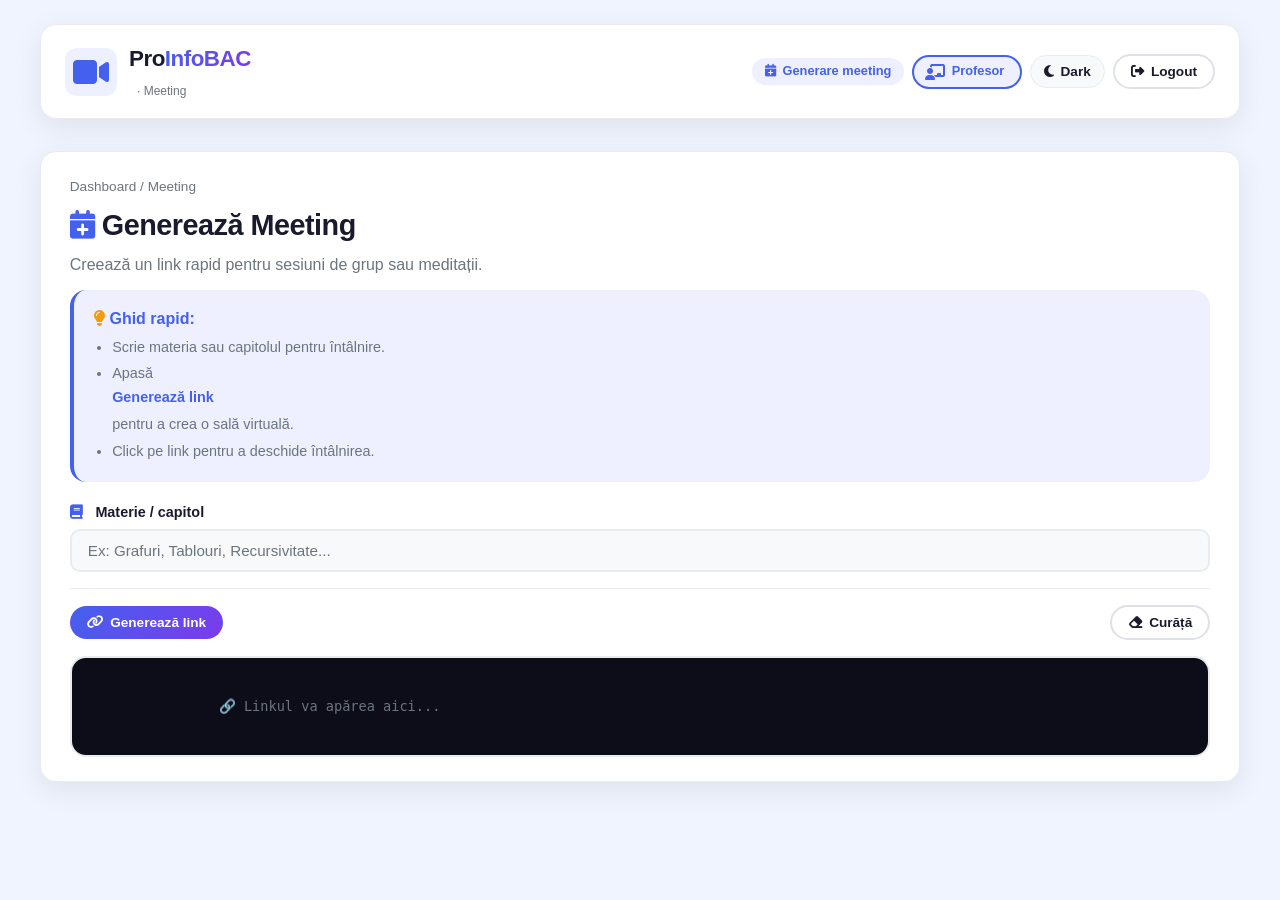
<file: frontend/meeting.html>
<!DOCTYPE html>
<html lang="ro">
<head>
    <meta charset="UTF-8">
    <meta name="viewport" content="width=device-width, initial-scale=1.0">
    <title>Meeting Bac Info</title>
    <link rel="stylesheet" href="https://cdnjs.cloudflare.com/ajax/libs/font-awesome/6.4.0/css/all.min.css">
    <style>
        /* ===== RESET & VARIABILE - DESIGN MODERN ===== */
        * { margin: 0; padding: 0; box-sizing: border-box; }
        
        :root {
            --bg-primary: #f0f4ff;
            --bg-card: #ffffff;
            --bg-input: #f8f9fa;
            --text-primary: #1a1a2e;
            --text-secondary: #6c757d;
            --border-color: #e9ecef;
            --border-dark: #dee2e6;
            --shadow: 0 8px 30px rgba(0,0,0,0.08);
            --shadow-hover: 0 12px 40px rgba(0,0,0,0.15);
            --primary: #4361ee;
            --primary-light: #eef0ff;
            --primary-dark: #3a56d4;
            --success: #2ecc71;
            --danger: #e74c3c;
            --warning: #f39c12;
            --radius: 16px;
            --transition: all 0.3s cubic-bezier(0.4, 0, 0.2, 1);
            --bg-console: #0d0d1a;
            --text-code: #cdd6f4;
        }
        
        [data-theme="dark"] {
            --bg-primary: #0f0e17;
            --bg-card: #1a1a2e;
            --bg-input: #1a1a2e;
            --text-primary: #e8e8f0;
            --text-secondary: #a0a0b8;
            --border-color: #2a2a4a;
            --border-dark: #3a3a5a;
            --shadow: 0 8px 30px rgba(0,0,0,0.4);
            --shadow-hover: 0 12px 40px rgba(0,0,0,0.6);
            --primary: #6c8cff;
            --primary-light: #1a2a4a;
            --bg-console: #0d0d1a;
            --text-code: #cdd6f4;
        }
        
        body {
            font-family: 'Inter', -apple-system, BlinkMacSystemFont, 'Segoe UI', Roboto, sans-serif;
            background: var(--bg-primary);
            color: var(--text-primary);
            line-height: 1.6;
            padding: 1.5rem;
            min-height: 100vh;
            transition: var(--transition);
        }
        .container { max-width: 1200px; margin: 0 auto; }
        
        ::-webkit-scrollbar { width: 8px; }
        ::-webkit-scrollbar-track { background: var(--bg-primary); }
        ::-webkit-scrollbar-thumb { background: var(--primary); border-radius: 4px; }
        ::-webkit-scrollbar-thumb:hover { background: var(--primary-dark); }
        
        /* ===== HEADER ===== */
        .app-header {
            display: flex;
            justify-content: space-between;
            align-items: center;
            flex-wrap: wrap;
            gap: 1rem;
            margin-bottom: 2rem;
            background: var(--bg-card);
            padding: 1rem 1.5rem;
            border-radius: var(--radius);
            box-shadow: var(--shadow);
            border: 1px solid var(--border-color);
            backdrop-filter: blur(10px);
            transition: var(--transition);
        }
        .logo-area {
            display: flex;
            align-items: center;
            gap: 0.75rem;
            cursor: pointer;
        }
        .logo-area i { 
            font-size: 2rem; 
            color: var(--primary);
            background: var(--primary-light);
            padding: 0.5rem;
            border-radius: 12px;
        }
        .logo-area h1 { 
            font-size: 1.4rem; 
            font-weight: 800; 
            color: var(--text-primary);
            letter-spacing: -0.5px;
        }
        .logo-area h1 span { 
            background: linear-gradient(135deg, var(--primary), #7c3aed);
            -webkit-background-clip: text;
            -webkit-text-fill-color: transparent;
            background-clip: text;
        }
        .logo-area small { 
            font-size: 0.75rem; 
            color: var(--text-secondary); 
            margin-left: 0.5rem; 
            font-weight: 500;
        }
        .header-actions {
            display: flex;
            gap: 0.5rem;
            flex-wrap: wrap;
            align-items: center;
        }
        
        /* ===== ROLE BADGE ===== */
        .role-badge {
            display: inline-flex;
            align-items: center;
            gap: 0.4rem;
            padding: 0.3rem 1rem 0.3rem 0.7rem;
            border-radius: 50px;
            font-size: 0.8rem;
            font-weight: 600;
            border: 2px solid var(--border-color);
            background: var(--bg-input);
            color: var(--text-secondary);
            transition: var(--transition);
        }
        .role-badge i { font-size: 1rem; }
        .role-badge.teacher {
            border-color: var(--primary);
            background: var(--primary-light);
            color: var(--primary);
        }
        .role-badge.student {
            border-color: var(--warning);
            background: rgba(243, 156, 18, 0.1);
            color: var(--warning);
        }
        
        /* ===== BUTOANE ===== */
        .btn {
            display: inline-flex;
            align-items: center;
            gap: 0.4rem;
            padding: 0.5rem 1rem;
            border: none;
            border-radius: 50px;
            font-weight: 600;
            font-size: 0.85rem;
            cursor: pointer;
            transition: var(--transition);
            background: var(--bg-input);
            color: var(--text-primary);
            border: 1px solid var(--border-color);
            text-decoration: none;
        }
        .btn:hover { transform: translateY(-2px); box-shadow: var(--shadow-hover); }
        .btn-primary { 
            background: linear-gradient(135deg, var(--primary), #7c3aed);
            color: white; 
            border-color: transparent;
        }
        .btn-primary:hover { 
            transform: translateY(-2px) scale(1.02);
            box-shadow: 0 8px 25px rgba(67, 97, 238, 0.35);
        }
        .btn-outline { 
            background: transparent; 
            border: 2px solid var(--border-dark);
            color: var(--text-primary);
        }
        .btn-outline:hover { border-color: var(--primary); color: var(--primary); }
        .btn-success { 
            background: linear-gradient(135deg, var(--success), #27ae60);
            color: white;
            border-color: transparent;
        }
        .btn-success:hover { 
            transform: translateY(-2px) scale(1.02);
            box-shadow: 0 8px 25px rgba(46, 204, 113, 0.35);
        }
        .btn-theme {
            background: var(--bg-input);
            border: 1px solid var(--border-color);
            color: var(--text-primary);
            padding: 0.5rem 0.8rem;
        }
        .btn-theme:hover { border-color: var(--primary); color: var(--primary); }
        
        /* ===== CARDS ===== */
        .card {
            background: var(--bg-card);
            border-radius: var(--radius);
            padding: 1.5rem 1.8rem;
            box-shadow: var(--shadow);
            margin-bottom: 1.5rem;
            border: 1px solid var(--border-color);
            transition: var(--transition);
        }
        .card:hover { box-shadow: var(--shadow-hover); }
        .card-title {
            font-size: 1.2rem;
            font-weight: 700;
            margin-bottom: 0.8rem;
            display: flex;
            align-items: center;
            gap: 0.6rem;
            color: var(--text-primary);
        }
        .card-title i { color: var(--primary); }
        
        .breadcrumb {
            font-size: 0.85rem;
            color: var(--text-secondary);
            margin: 0 0 0.25rem 0;
            font-weight: 500;
        }
        .page-title {
            font-size: 1.8rem;
            font-weight: 800;
            margin: 0 0 0.25rem 0;
            color: var(--text-primary);
            letter-spacing: -0.5px;
        }
        .page-description {
            font-size: 1rem;
            color: var(--text-secondary);
            margin: 0 0 0.75rem 0;
        }
        
        /* ===== HELP PANEL ===== */
        .help-panel {
            background: var(--primary-light);
            border-radius: var(--radius);
            padding: 1rem 1.2rem;
            margin-bottom: 1.2rem;
            border-left: 4px solid var(--primary);
            color: var(--text-primary);
        }
        .help-panel strong {
            color: var(--primary);
            display: block;
            margin-bottom: 0.3rem;
        }
        .help-panel ul {
            margin: 0.3rem 0 0 1.2rem;
            font-size: 0.9rem;
            color: var(--text-secondary);
        }
        .help-panel ul li { margin-bottom: 0.2rem; }
        
        /* ===== FORM ===== */
        .form-group {
            display: flex;
            flex-direction: column;
            gap: 0.3rem;
            margin-bottom: 1rem;
        }
        .form-group label {
            font-weight: 600;
            font-size: 0.9rem;
            display: flex;
            align-items: center;
            gap: 0.4rem;
            color: var(--text-primary);
        }
        .form-group label i { color: var(--primary); width: 1.2rem; }
        .form-control {
            padding: 0.7rem 1rem;
            border: 2px solid var(--border-color);
            border-radius: 10px;
            font-size: 0.95rem;
            transition: var(--transition);
            background: var(--bg-input);
            color: var(--text-primary);
            font-family: inherit;
        }
        .form-control:focus {
            outline: none;
            border-color: var(--primary);
            background: var(--bg-card);
            box-shadow: 0 0 0 4px rgba(67, 97, 238, 0.15);
        }
        .form-control::placeholder { color: var(--text-secondary); }
        
        /* ===== CONSOLE OUTPUT ===== */
        .console-output {
            background: var(--bg-console);
            border-radius: var(--radius);
            padding: 1rem;
            min-height: 80px;
            max-height: 200px;
            overflow-y: auto;
            border: 2px solid var(--border-color);
            font-family: 'JetBrains Mono', 'Fira Code', monospace;
            font-size: 0.85rem;
            color: var(--text-code);
            white-space: pre-wrap;
            margin-top: 1rem;
        }
        .console-output.success { color: #4ade80; }
        .console-output.error { color: #f87171; }
        .console-output.info { color: #60a5fa; }
        
        .console-output a {
            color: #4ade80 !important;
            text-decoration: underline;
            font-weight: bold;
        }
        .console-output a:hover {
            color: #86efac !important;
        }
        .console-output.info a {
            color: #60a5fa !important;
        }
        .console-output.info a:hover {
            color: #93bbfc !important;
        }
        
        /* ===== CARD FOOTER ===== */
        .card-footer {
            display: flex;
            justify-content: space-between;
            align-items: center;
            flex-wrap: wrap;
            gap: 0.75rem;
            margin-top: 1rem;
            padding-top: 1rem;
            border-top: 1px solid var(--border-color);
        }
        
        /* ===== STATS BADGE ===== */
        .stats-badge {
            display: inline-flex;
            align-items: center;
            gap: 0.4rem;
            background: var(--primary-light);
            color: var(--primary);
            padding: 0.2rem 0.8rem;
            border-radius: 50px;
            font-size: 0.8rem;
            font-weight: 600;
        }
        
        /* ===== RESPONSIVE ===== */
        @media (max-width: 768px) {
            .app-header {
                flex-direction: column;
                text-align: center;
            }
            .header-actions {
                width: 100%;
                justify-content: center;
            }
            .card { padding: 1rem; }
            .card-footer { flex-direction: column; align-items: stretch; }
            .card-footer .btn { justify-content: center; }
        }
        
        @media (max-width: 600px) {
            body { padding: 0.8rem; }
            .app-header { padding: 0.8rem 1rem; }
            .page-title { font-size: 1.4rem; }
        }
    </style>
</head>
<body>

    <!-- ===== CONTAINER ===== -->
    <div class="container">

        <!-- ===== HEADER ===== -->
        <header class="app-header">
            <div class="logo-area" onclick="window.location.href='/dashboard'">
                <i class="fas fa-video"></i>
                <div>
                    <h1>Pro<span>InfoBAC</span></h1>
                    <small>· Meeting</small>
                </div>
            </div>
            <div class="header-actions">
                <span class="stats-badge"><i class="fas fa-calendar-plus"></i> Generare meeting</span>
                <span class="role-badge teacher" id="role-badge">
                    <i class="fas fa-chalkboard-teacher"></i> Profesor
                </span>
                <button class="btn btn-theme" onclick="toggleTheme()" id="theme-btn">
                    <i class="fas fa-moon" id="theme-icon"></i>
                    <span id="theme-text">Dark</span>
                </button>
                <button class="btn btn-outline" onclick="window.location.href='/'">
                    <i class="fas fa-sign-out-alt"></i> Logout
                </button>
            </div>
        </header>

        <!-- ===== MAIN CARD ===== -->
        <div class="card">
            <div class="breadcrumb">Dashboard / Meeting</div>
            <h1 class="page-title"><i class="fas fa-calendar-plus" style="color:var(--primary);"></i> Generează Meeting</h1>
            <p class="page-description">Creează un link rapid pentru sesiuni de grup sau meditații.</p>

            <!-- Help Panel -->
            <div class="help-panel">
                <strong><i class="fas fa-lightbulb" style="color:var(--warning);"></i> Ghid rapid:</strong>
                <ul>
                    <li>Scrie materia sau capitolul pentru întâlnire.</li>
                    <li>Apasă <strong>Generează link</strong> pentru a crea o sală virtuală.</li>
                    <li>Click pe link pentru a deschide întâlnirea.</li>
                </ul>
            </div>

            <!-- Form -->
            <div class="form-group">
                <label for="meeting-subject"><i class="fas fa-book"></i> Materie / capitol</label>
                <input id="meeting-subject" class="form-control" type="text" placeholder="Ex: Grafuri, Tablouri, Recursivitate..." />
            </div>

            <!-- Buttons -->
            <div class="card-footer">
                <div style="display:flex; gap:0.5rem; flex-wrap:wrap;">
                    <button class="btn btn-primary" onclick="genereazaMeeting()">
                        <i class="fas fa-link"></i> Generează link
                    </button>
                    <button class="btn btn-success" onclick="copyLink()" id="copy-btn" style="display:none;">
                        <i class="fas fa-copy"></i> Copiază
                    </button>
                </div>
                <button class="btn btn-outline" onclick="clearMeeting()">
                    <i class="fas fa-eraser"></i> Curăță
                </button>
            </div>

            <!-- Console Output cu link accesibil -->
            <div class="console-output" id="meeting-output">
                <span style="color:var(--text-secondary);">🔗 Linkul va apărea aici...</span>
            </div>
        </div>

    </div>

    <!-- ===== SCRIPT ===== -->
    <script>
        // ============================================================
        // TOGGLE THEME
        // ============================================================
        function toggleTheme() {
            const html = document.documentElement;
            const current = html.getAttribute('data-theme');
            const next = current === 'dark' ? 'light' : 'dark';
            html.setAttribute('data-theme', next);
            document.getElementById('theme-icon').className = next === 'dark' ? 'fas fa-sun' : 'fas fa-moon';
            document.getElementById('theme-text').textContent = next === 'dark' ? 'Light' : 'Dark';
            localStorage.setItem('theme', next);
        }

        document.addEventListener('DOMContentLoaded', () => {
            const saved = localStorage.getItem('theme') || 'light';
            document.documentElement.setAttribute('data-theme', saved);
            document.getElementById('theme-icon').className = saved === 'dark' ? 'fas fa-sun' : 'fas fa-moon';
            document.getElementById('theme-text').textContent = saved === 'dark' ? 'Light' : 'Dark';
        });

        // ============================================================
        // VARIABILE
        // ============================================================
        let generatedLink = '';
        let generatedRoom = '';

        // ============================================================
        // GENEREAZĂ MEETING
        // ============================================================
        async function genereazaMeeting() {
            const outputElement = document.getElementById('meeting-output');
            const subject = document.getElementById('meeting-subject').value.trim();
            const copyBtn = document.getElementById('copy-btn');
            
            outputElement.textContent = '⏳ Se generează link...';
            outputElement.className = 'console-output';

            try {
                const response = await fetch(`${window.location.origin}/generate-meeting`, {
                    method: 'POST',
                    headers: { 'Content-Type': 'application/json' },
                    body: JSON.stringify({ nume_materie: subject || 'Informatica' })
                });
                
                const data = await response.json();
                
                if (!response.ok) {
                    throw new Error(data.detail || 'Eroare la generarea link-ului.');
                }
                
                generatedLink = data.link_intalnire || `https://meet.proinfobac.ro/${Date.now().toString(36)}`;
                generatedRoom = data.nume_camera || `Sala-${Date.now().toString(36).toUpperCase()}`;
                
                // Afișăm link-ul direct în consolă cu culoare verde și clickabil
                outputElement.innerHTML = `✅ Link generat cu succes!\n\n🔗 <a href="${generatedLink}" target="_blank">${generatedLink}</a>\n\n🏠 Sala: ${generatedRoom}\n📚 Materie: ${subject || 'Informatica'}\n\n💡 Click pe link pentru a deschide întâlnirea.`;
                outputElement.className = 'console-output success';
                
                copyBtn.style.display = 'inline-flex';

            } catch (error) {
                // Fallback - generăm un link local pentru demonstrație
                const fakeLink = `https://meet.proinfobac.ro/${Date.now().toString(36)}`;
                generatedLink = fakeLink;
                generatedRoom = `Sala-${Date.now().toString(36).toUpperCase()}`;
                
                outputElement.innerHTML = `⚠️ Serverul nu a răspuns. Folosim un link de test.\n\n🔗 <a href="${fakeLink}" target="_blank">${fakeLink}</a>\n\n📚 Materie: ${subject || 'Informatica'}\n🏠 Sala: ${generatedRoom}\n💡 Acesta este un link demonstrativ. Click pe el pentru a simula accesul.`;
                outputElement.className = 'console-output info';
                
                copyBtn.style.display = 'inline-flex';
            }
        }

        // ============================================================
        // COPIAZĂ LINK
        // ============================================================
        function copyLink() {
            if (!generatedLink) {
                alert('Mai întâi generează un link!');
                return;
            }
            
            navigator.clipboard.writeText(generatedLink)
                .then(() => {
                    const output = document.getElementById('meeting-output');
                    const originalHTML = output.innerHTML;
                    output.innerHTML = '✅ Link copiat în clipboard!';
                    output.className = 'console-output success';
                    setTimeout(() => {
                        output.innerHTML = originalHTML;
                        output.className = 'console-output success';
                    }, 2000);
                })
                .catch(() => {
                    // Fallback
                    const textArea = document.createElement('textarea');
                    textArea.value = generatedLink;
                    document.body.appendChild(textArea);
                    textArea.select();
                    document.execCommand('copy');
                    document.body.removeChild(textArea);
                    
                    const output = document.getElementById('meeting-output');
                    const originalHTML = output.innerHTML;
                    output.innerHTML = '✅ Link copiat în clipboard!';
                    output.className = 'console-output success';
                    setTimeout(() => {
                        output.innerHTML = originalHTML;
                        output.className = 'console-output success';
                    }, 2000);
                });
        }

        // ============================================================
        // CURĂȚĂ
        // ============================================================
        function clearMeeting() {
            generatedLink = '';
            generatedRoom = '';
            document.getElementById('meeting-output').innerHTML = '🔗 Linkul va apărea aici...';
            document.getElementById('meeting-output').className = 'console-output';
            document.getElementById('copy-btn').style.display = 'none';
            document.getElementById('meeting-subject').value = '';
        }
    </script>

</body>
</html>
</file>
